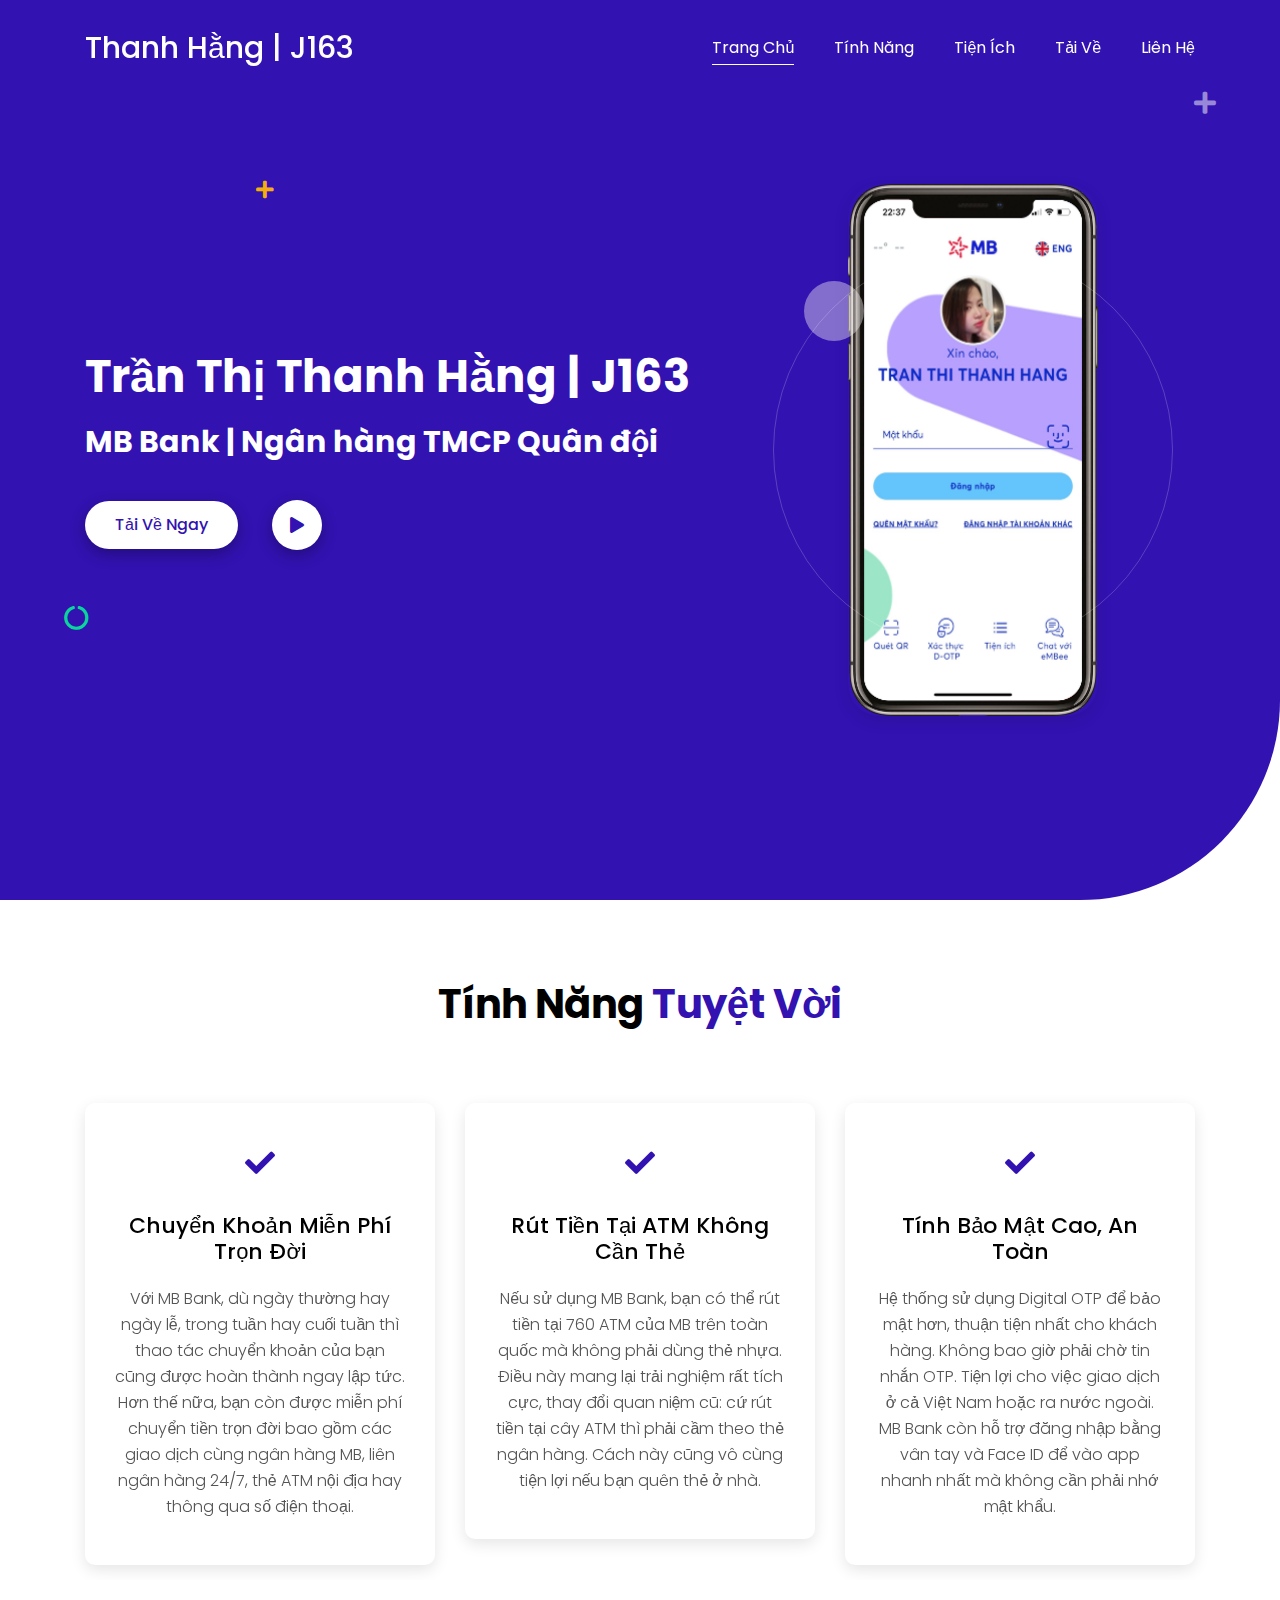
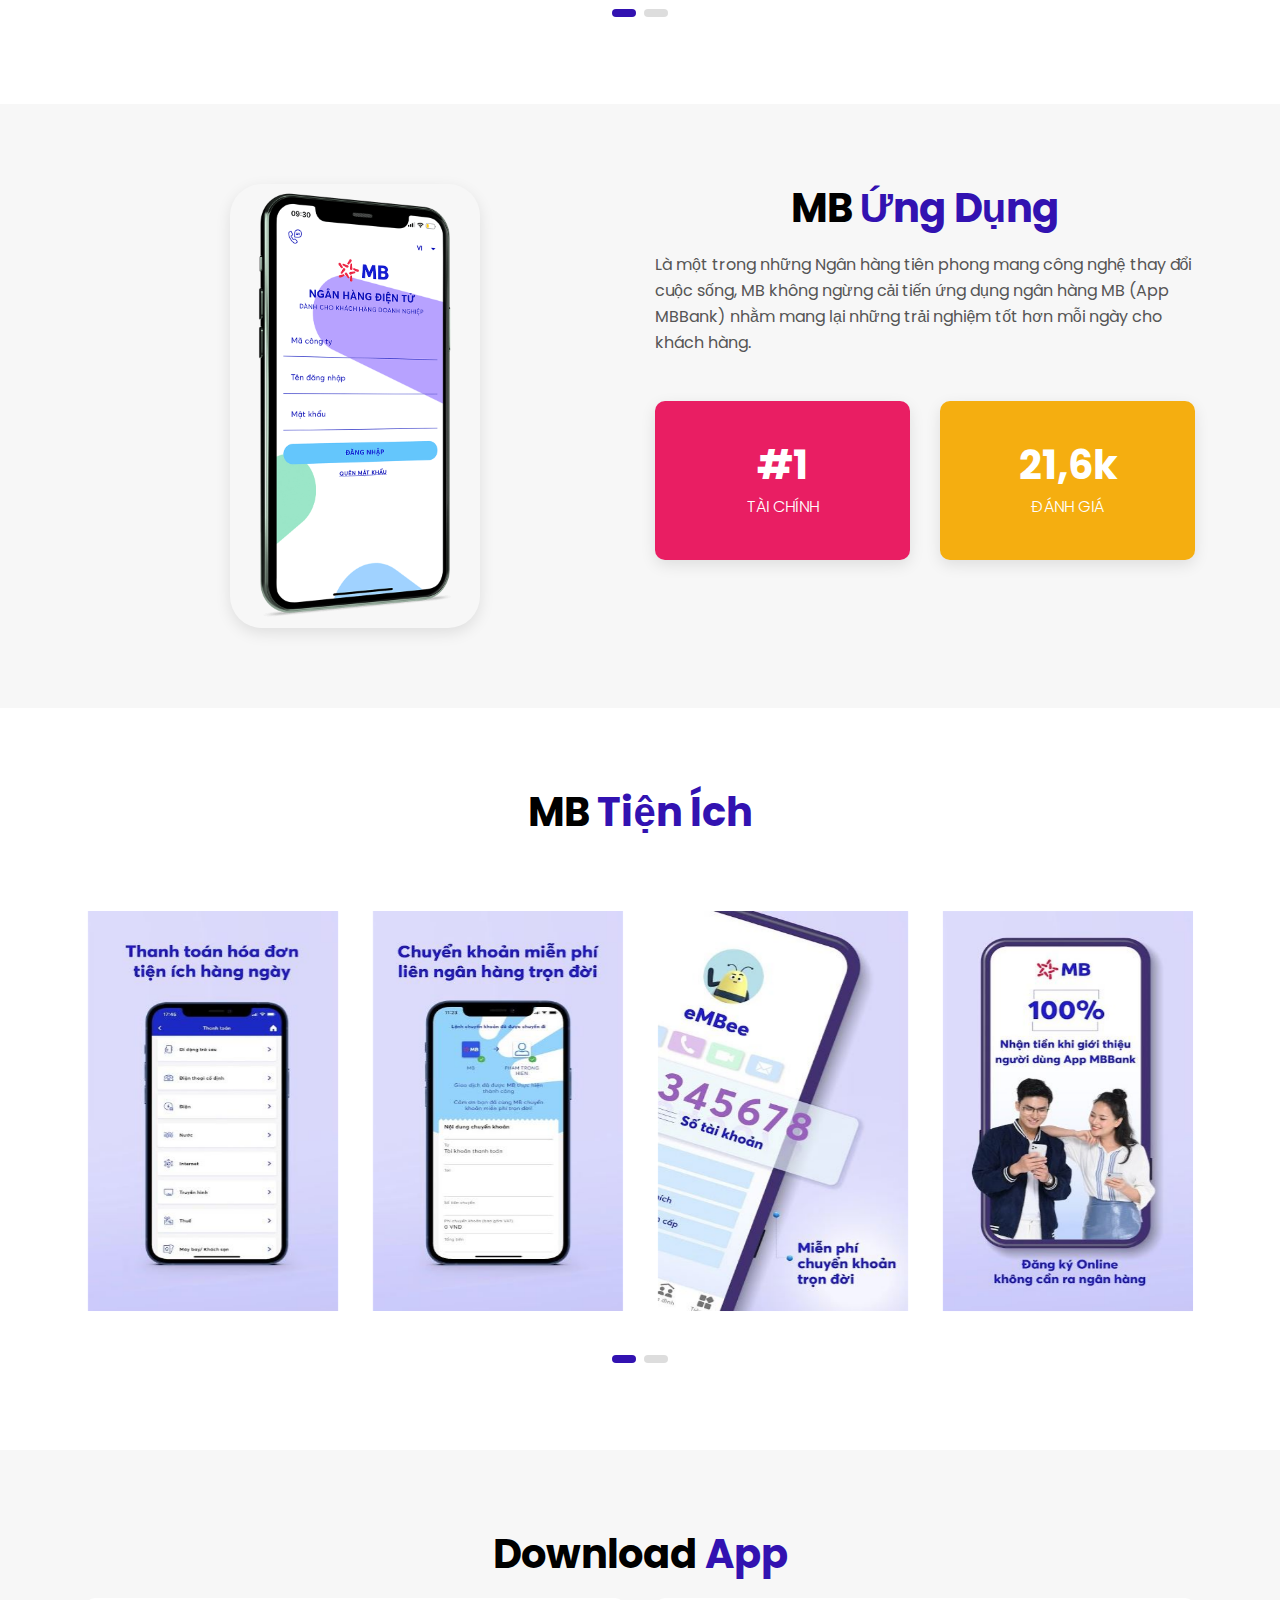
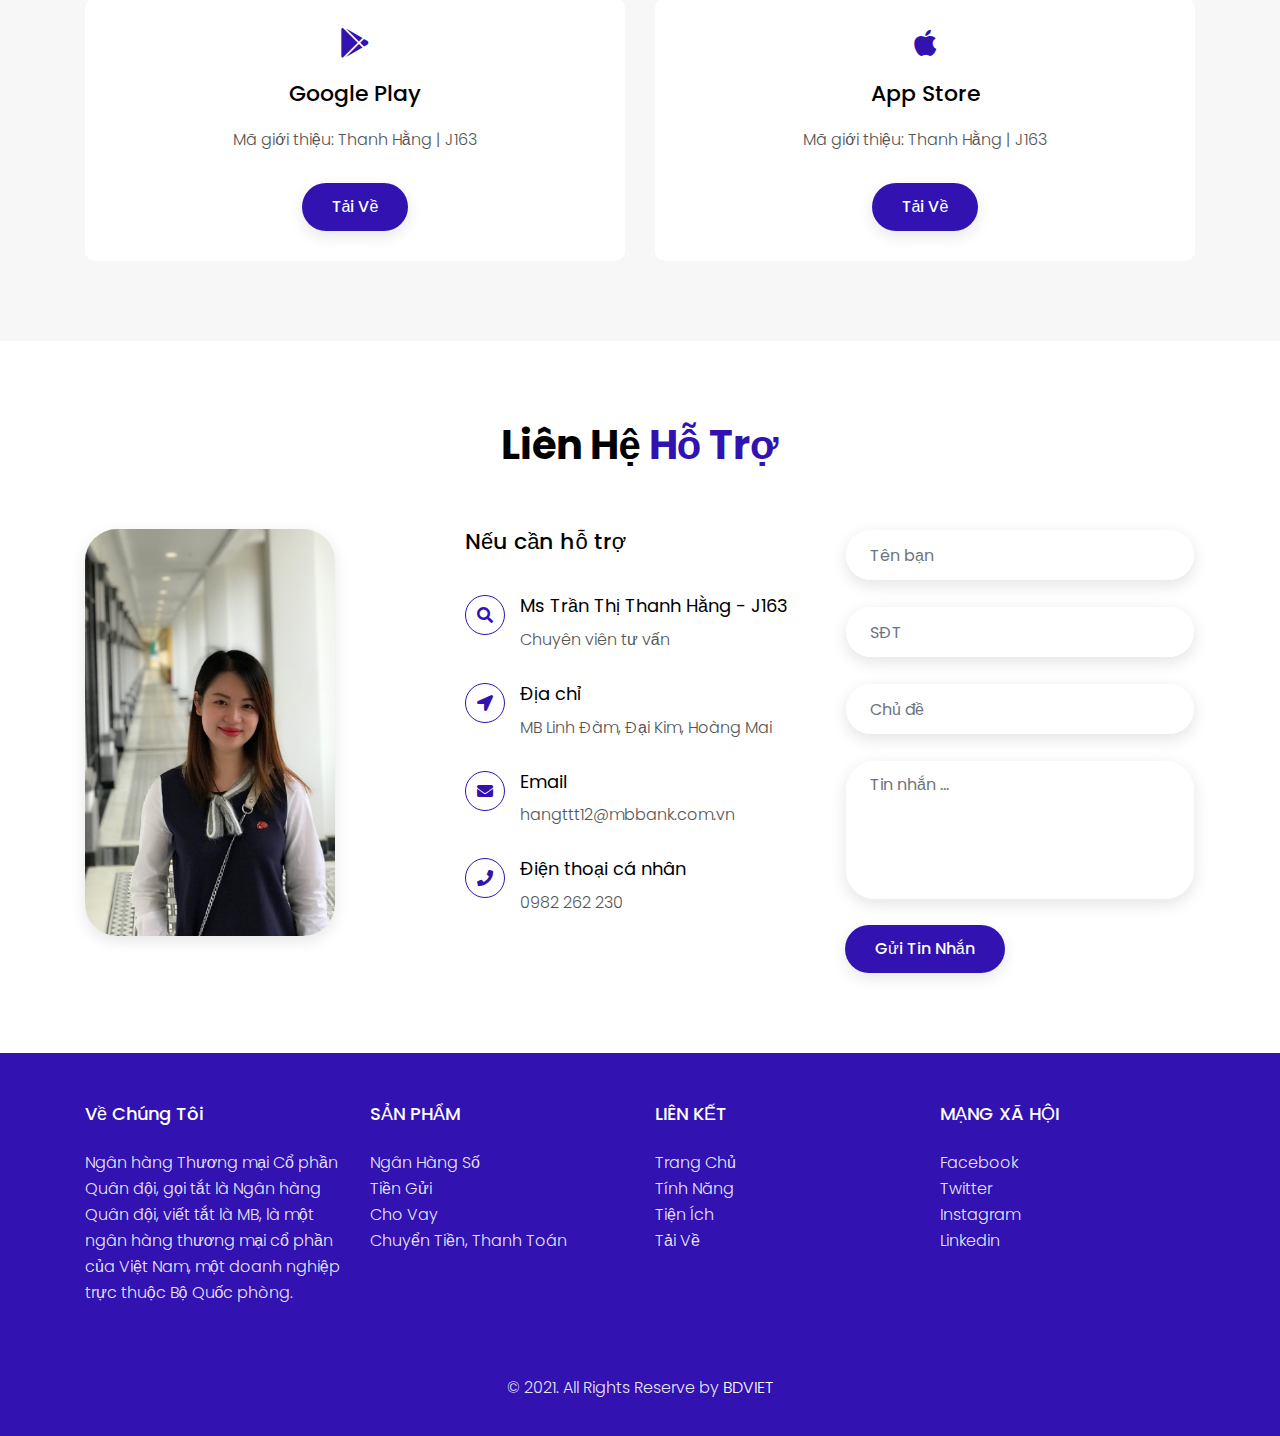
<file: index.html>
<!doctype html>
<html class="no-js" lang="en">

<head>
    <meta charset="utf-8">
    <!--Site Title-->
    <title>Thanh Hằng | MB Bank </title>
    <!--Meta data-->
    <meta name="description" content="Trần Thị Thanh Hằng J163">
    <meta name="keywords"
        content="tran thi thanh hang, mb bank, j163, thanh hang j163, tran thi thanh hang mb linh dam">
    <meta http-equiv="X-UA-Compatible" content="IE=edge">
    <meta name="viewport" content="width=device-width, initial-scale=1">
    <meta property="og:title" content="">
    <meta property="og:type" content="">
    <meta property="og:url" content="">
    <meta property="og:image" content="">

    <!--Favicon-->
    <link rel="icon" href="favicon-32x32.png">
    <!-- Place favicon.ico in the root directory -->

    <!--FontAwesome CSS-->
    <link rel="stylesheet" href="assets/css/font-awesome.css">

    <!-- owl carousel -->
    <link rel="stylesheet" href="assets/css/owl.carousel.min.css">

    <!--Bootstrap CSS-->
    <link rel="stylesheet" href="assets/css/bootstrap.min.css">

    <!--Theme Main CSS [ Style.css ]-->
    <link rel="stylesheet" href="assets/css/style.css">

    <meta name="theme-color" content="#fafafa">
</head>

<!-- preloder stard -->
<div class="preloder">
    <span></span>
</div>
<!-- preloder end -->

<body>
    <!-- Navbar Start -->
    <nav class="navbar navbar-expand-md fixed-top">
        <div class="container">
            <!-- Brand -->
            <a class="navbar-brand" href="index.html">Thanh Hằng | J163</a>

            <!-- Toggler/collapsibe Button -->
            <button class="navbar-toggler" type="button" data-toggle="collapse" data-target="#collapsibleNavbar">
                <i class="fas fa-bars"></i>
            </button>
            <!-- Navbar links -->
            <div class="collapse navbar-collapse" id="collapsibleNavbar">
                <ul class="navbar-nav ml-auto">
                    <li class="nav-item">
                        <a class="nav-link active" data-scroll-nav="0" href="#">Trang chủ</a>
                    </li>
                    <li class="nav-item">
                        <a class="nav-link" data-scroll-nav="1" href="#">Tính năng</a>
                    </li>
                    <li class="nav-item">
                        <a class="nav-link" data-scroll-nav="2" href="#">Tiện ích</a>
                    </li>
                    <li class="nav-item">
                        <a class="nav-link" data-scroll-nav="3" href="#">Tải về</a>
                    </li>
                    <li class="nav-item">
                        <a class="nav-link" data-scroll-nav="6" href="#">Liên hệ</a>
                    </li>
                </ul>
            </div>
        </div>
    </nav>
    <!-- Navbar End -->

    <!-- Home section Stard -->
    <section class="home d-flex align-items-center" id="Home" data-scroll-index="0">
        <div class="effect-wrap">
            <i class="fas fa-plus effect effect-1"></i>
            <i class="fas fa-plus effect effect-2"></i>
            <i class="fas fa-circle-notch effect effect-3"></i>
        </div>
        <div class="container">
            <div class="row align-items-center">
                <div class="col-md-7">
                    <div class="home-text">
                        <h1>Trần Thị Thanh Hằng | J163</h1>
                        <h2>MB Bank | Ngân hàng TMCP Quân đội</h2>
                        <div class="home-btn">
                            <a href="#" data-scroll-goto="3" class="btn btn-1">Tải về ngay</a>
                            <button type="button" class="btn btn-1 video-play-btn">
                                <i class="fas fa-play"></i>
                            </button>
                        </div>
                    </div>
                </div>
                <div class="col-md-5 text-center">
                    <div class="home-img">
                        <div class="sircle">
                        </div>
                        <img src="assets/images/img/1.png" alt="">
                    </div>
                </div>
            </div>
        </div>
    </section>
    <!-- Home section End -->

    <!-- Feature Section Stard -->
    <section class="feature section-padding" data-scroll-index="1" id="Features">
        <div class="container">
            <div class="row justify-content-center">
                <div class="col-md-8">
                    <div class="section-title">
                        <h2>Tính năng <span>tuyệt vời</span></h2>
                    </div>
                </div>
            </div>
            <div class="row">
                <div class="owl-carousel  feature-corosel">
                    <div class="feature-item">
                        <div class="icon"> <i class="fas fa-check"></i> </div>
                        <h3>Chuyển khoản miễn phí trọn đời</h3>
                        <p>Với MB Bank, dù ngày thường hay ngày lễ, trong tuần hay cuối tuần thì thao tác chuyển khoản
                            của bạn cũng được hoàn thành ngay lập tức.
                            Hơn thế nữa, bạn còn được miễn phí chuyển tiền trọn đời bao gồm các giao dịch cùng ngân hàng
                            MB, liên ngân hàng 24/7,
                            thẻ ATM nội địa hay thông qua số điện thoại.
                        </p>
                    </div>

                    <div class="feature-item">
                        <div class="icon"> <i class="fas fa-check"></i> </div>
                        <h3>Rút tiền tại ATM không cần thẻ</h3>
                        <p>Nếu sử dụng MB Bank, bạn có thể rút tiền tại 760 ATM của MB trên toàn quốc mà không phải dùng
                            thẻ nhựa. Điều này mang lại trải nghiệm rất tích cực, thay đổi quan niệm cũ: cứ rút tiền tại
                            cây ATM thì phải cầm theo thẻ ngân hàng. Cách này cũng vô cùng tiện lợi nếu bạn quên thẻ ở
                            nhà.</p>
                    </div>

                    <div class="feature-item">
                        <div class="icon"> <i class="fas fa-check"></i> </div>
                        <h3>Tính bảo mật cao, an toàn</h3>
                        <p>Hệ thống sử dụng Digital OTP để bảo mật hơn, thuận tiện nhất cho khách hàng. Không bao giờ
                            phải chờ tin nhắn OTP. Tiện lợi cho việc giao dịch ở cả Việt Nam hoặc ra nước ngoài. MB Bank
                            còn hỗ trợ đăng nhập bằng vân tay và Face ID để vào app nhanh nhất mà không cần phải nhớ mật
                            khẩu.</p>
                    </div>

                    <div class="feature-item">
                        <div class="icon"> <i class="fas fa-check"></i> </div>
                        <h3>Quản lý tài khoản nhanh chóng</h3>
                        <p>Mọi tính năng cơ bản đều có mặt trên ứng dụng MB Bank như là xem danh sách tài khoản/thẻ và
                            kiểm tra số dư/hạn mức, tìm kiếm và xem lịch sử giao dịch với thông tin chi tiết, quản lý
                            các khoản vay nhanh chóng, tra cứu ATM/chi nhánh gần nhất,...</p>
                    </div>

                    <div class="feature-item">
                        <div class="icon"> <i class="fas fa-check"></i> </div>
                        <h3>Thanh toán hóa đơn tiện ích</h3>
                        <p>Chỉ cần 1 lần thanh toán, ứng dụng sẽ ghi nhớ và tự động gia hạn lần sau cho các hóa đơn như
                            điện, nước, internet, truyền hình,... Ngoài ra, bạn còn có thể nạp tiền điện thoại, mua vé
                            máy bay, vé xem phim,... hoặc đóng thuế định kỳ ngay trên MB Bank.</p>
                    </div>
                </div>
            </div>
        </div>
    </section>
    <!-- Feature Section End -->

    <!-- Fun Facts section Stard -->
    <section class="fun-facts section-padding">
        <div class="container">
            <div class="row">
                <div class="col-lg-6 col-md-5 d-flex align-items-center justify-content-center">
                    <div class="fun-facts-img">
                        <img src="assets/images/app-screenshots/2.png" alt="Fun Facts">
                    </div>
                </div>
                <div class="col-lg-6 col-md-7">
                    <div class="section-title">
                        <h2>MB <span>Ứng Dụng</span></h2>
                    </div>
                    <div class="fan-facts-text">
                        <p>Là một trong những Ngân hàng tiên phong mang công nghệ thay đổi cuộc sống,
                            MB không ngừng cải tiến ứng dụng ngân hàng MB (App MBBank) nhằm mang lại những trải nghiệm
                            tốt hơn mỗi ngày cho khách hàng.
                        </p>
                    </div>
                    <div class="row">
                        <div class="col-sm-6">
                            <div class="fun-fact-item style-1">
                                <h3>#1</h3>
                                <span>Tài chính</span>
                            </div>
                        </div>
                        <div class="col-sm-6">
                            <div class="fun-fact-item style-2">
                                <h3>21,6k</h3>
                                <span>Đánh giá</span>
                            </div>
                        </div>
                    </div>
                </div>
            </div>
        </div>
    </section>
    <!-- Fun Facts section End -->

    <!-- App Screenshoot section Stard -->
    <section class="app-screenshort section-padding" data-scroll-index="2" id="Screenshoot">
        <div class="container">
            <div class="row justify-content-center">
                <div class="col-lg-8">
                    <div class="section-title">
                        <h2>MB <span>Tiện ích</span></h2>
                    </div>
                </div>
            </div>
            <div class="row">
                <div class="owl-carousel screenshort-crosel">
                    <div class="screenshort-item">
                        <img src="assets/images/img/1/10.JPG" alt="ScreebShort">
                    </div>
                    <div class="screenshort-item">
                        <img src="assets/images/img/1/11.JPG" alt="ScreebShort">
                    </div>
                    <div class="screenshort-item">
                        <img src="assets/images/img/1/12.JPG" alt="ScreebShort">
                    </div>
                    <div class="screenshort-item">
                        <img src="assets/images/img/1/6.JPG" alt="ScreebShort">
                    </div>
                    <div class="screenshort-item">
                        <img src="assets/images/img/1/8.JPG" alt="ScreebShort">
                    </div>
                    <div class="screenshort-item">
                        <img src="assets/images/img/1/9.JPG" alt="ScreebShort">
                    </div>
                </div>
            </div>
        </div>
    </section>
    <!-- App Screenshoot section End -->

    <!-- App download section Stard -->
    <section class="fun-facts section-padding" data-scroll-index="3" id="Download">
        <div class="container">
            <div class="row justify-content-center">
                <div class="col-md-8">
                    <div class="section-title">
                        <h2 class="download-app">download <span>App</span></h2>
                    </div>
                </div>
            </div>
            <div class="row justify-content-center">
                <div class="col-lg-6 col-md-6">
                    <div class="app-download-item">
                        <i class="fab fa-google-play"></i>
                        <h3>Google Play</h3>
                        <p> Mã giới thiệu: Thanh Hằng | J163</p>
                        <a href="https://play.google.com/store/apps/details?id=com.mbmobile&hl=vi&gl=US"
                            class="btn btn-2">Tải về</a>
                    </div>
                </div>
                <div class="col-lg-6 col-md-6">
                    <div class="app-download-item">
                        <i class="fab fa-apple"></i>
                        <h3>App Store</h3>
                        <p> Mã giới thiệu: Thanh Hằng | J163</p>
                        <a href="https://apps.apple.com/vn/app/mb-bank/id1205807363" class="btn btn-2">Tải về</a>
                    </div>
                </div>
            </div>
        </div>
    </section>
    <!-- App download section End -->

    <!-- contact Section Stard  -->
    <section class="app-screenshort section-padding" data-scroll-index="6">
        <div class="container">
            <div class="row justify-content-center">
                <div class="col-lg-8">
                    <div class="section-title">
                        <h2>Liên hệ <span>hỗ trợ</span></h2>
                    </div>
                </div>
            </div>
            <div class="row">
                <div class="col-lg-4 col-md-4">
                    <div class="fun-facts-img">
                        <img src="/assets/images/img/contact.jpg" alt="Fun Facts">
                    </div>
                </div>
                <div class="col-lg-4 col-md-4">
                    <div class="contact-info">
                        <h3>Nếu cần hỗ trợ</h3>
                        <div class="contact-info-item">
                            <i class="fas fa-search"></i>
                            <h4>Ms Trần Thị Thanh Hằng - J163</h4>
                            <p>Chuyên viên tư vấn</p>
                        </div>
                        <div class="contact-info-item">
                            <i class="fas fa-location-arrow"></i>
                            <h4>Địa chỉ</h4>
                            <a href="https://goo.gl/maps/39hfkDwTv7Xuth1D8" target="_blank"><p>MB Linh Đàm, Đại Kim, Hoàng Mai</p></a>
                        </div>
                        <div class="contact-info-item">
                            <i class="fas fa-envelope"></i>
                            <h4>Email</h4>
                            <a href="mailto: hangttt12@mbbank.com.vn"><p>hangttt12@mbbank.com.vn</p></a>
                        </div>
                        <div class="contact-info-item">
                            <i class="fas fa-phone"></i>
                            <h4>Điện thoại cá nhân</h4>
                            <a href="tel:+84982262230"><p>0982 262 230</p></a>
                        </div>
                    </div>
                </div>
                <div class="col-lg-4 col-md-4">
                    <div class="contact-form">
                        <form action="">
                            <div class="row">
                                <div class="col-lg-12">
                                    <div class="form-group">
                                        <input type="text" placeholder="Tên bạn" class="form-control">
                                    </div>
                                </div>
                            </div>
                            <div class="row">
                                <div class="col-lg-12">
                                    <div class="form-group">
                                        <input type="text" placeholder="SĐT" class="form-control">
                                    </div>
                                </div>
                            </div>
                            <div class="row">
                                <div class="col-lg-12">
                                    <div class="form-group">
                                        <input type="text" placeholder="Chủ đề" class="form-control">
                                    </div>
                                </div>
                            </div>
                            <div class="row">
                                <div class="col-lg-12">
                                    <div class="form-group">
                                        <textarea placeholder="Tin nhắn ..." class="form-control"></textarea>
                                    </div>
                                </div>
                            </div>
                            <div class="row">
                                <div class="col-lg-12">
                                    <button type="submit" class="btn btn-2">Gửi tin nhắn</button>
                                </div>
                            </div>
                        </form>
                    </div>
                </div>
            </div>
        </div>
    </section>
    <!-- contact Section End -->

    <!-- footer section Stard -->
    <footer class="footer">
        <div class="container">
            <div class="row">
                <div class="col-lg-3 col-md-6">
                    <div class="footer-col">
                        <h3>Về chúng tôi</h3>
                        <p>Ngân hàng Thương mại Cổ phần Quân đội, gọi tắt là Ngân hàng Quân đội, viết tắt là MB, là một
                            ngân hàng thương mại cổ phần của Việt Nam, một doanh nghiệp trực thuộc Bộ Quốc phòng. </p>
                    </div>
                </div>
                <div class="col-lg-3 col-md-6">
                    <div class="footer-col">
                        <h3>SẢN PHẨM</h3>
                        <ul>
                            <li><a href="#">Ngân hàng số</a></li>
                            <li><a href="#">Tiền gửi</a></li>
                            <li><a href="#">Cho vay</a></li>
                            <li><a href="#">Chuyển tiền, thanh toán</a></li>
                        </ul>
                    </div>
                </div>
                <div class="col-lg-3 col-md-6">
                    <div class="footer-col">
                        <h3>LIÊN KẾT</h3>
                        <ul>
                            <li><a href="#Home">Trang chủ</a></li>
                            <li><a href="#Features">Tính năng</a></li>
                            <li><a href="#Screenshoot">Tiện ích</a></li>
                            <li><a href="#Download">Tải về</a></li>
                        </ul>
                    </div>
                </div>
                <div class="col-lg-3 col-md-6">
                    <div class="footer-col">
                        <h3>MẠNG XÃ HỘI</h3>
                        <ul>
                            <li><a href="#">facebook</a></li>
                            <li><a href="#">twitter</a></li>
                            <li><a href="#">instagram</a></li>
                            <li><a href="#">linkedin</a></li>
                        </ul>
                    </div>
                </div>
            </div>
            <div class="row">
                <div class="col-lg-12">
                    <p class="copyright-text">&copy; 2021. All Rights Reserve by <a href="https://ds-v-bui.github.io/">BDVIET</a></p>
                </div>
            </div>
        </div>
    </footer>
    <!-- footer section End -->

    <!-- Video Popup button Stard -->
    <div class="video-popup">
        <div class="video-popup-inner">
            <i class="fas fa-times video-popup-close"></i>
            <div class="iframe-box">
                <iframe id="plear-1" src="https://www.youtube.com/embed/HXpXgZWk-4g" frameborder="0" autoplay;
                    clipboard-write; encrypted-media; gyroscope; picture-in-picture" allowfullscreen></iframe>
            </div>
        </div>
    </div>
    <!-- Video Popup button End -->

    <!-- Jquery main file -->
    <script src="assets/js/jquery.min.js"></script>
    <!-- owl carousel -->
    <script src="assets/js/owl.carousel.min.js"></script>
    <!-- popper js -->
    <script src="assets/js/popper.min.js"></script>
    <!-- ScrollIt -->
    <script src="assets/js/scrollIt.min.js"></script>
    <!--Bootstrap JS-->
    <script src="assets/js/bootstrap.min.js"></script>
    <!--Theme Custom JS [ main.js ]-->
    <script src="assets/js/main.js"></script>

    <!-- Google Analytics: change UA-XXXXX-Y to be your site's ID. -->
    <script>
        window.ga = function () {
            ga.q.push(arguments)
        };
        ga.q = [];
        ga.l = +new Date;
        ga('create', 'UA-XXXXX-Y', 'auto');
        ga('set', 'anonymizeIp', true);
        ga('set', 'transport', 'beacon');
        ga('send', 'pageview')
    </script>
    <script src="https://www.google-analytics.com/analytics.js" async></script>
</body>

</html>
</file>
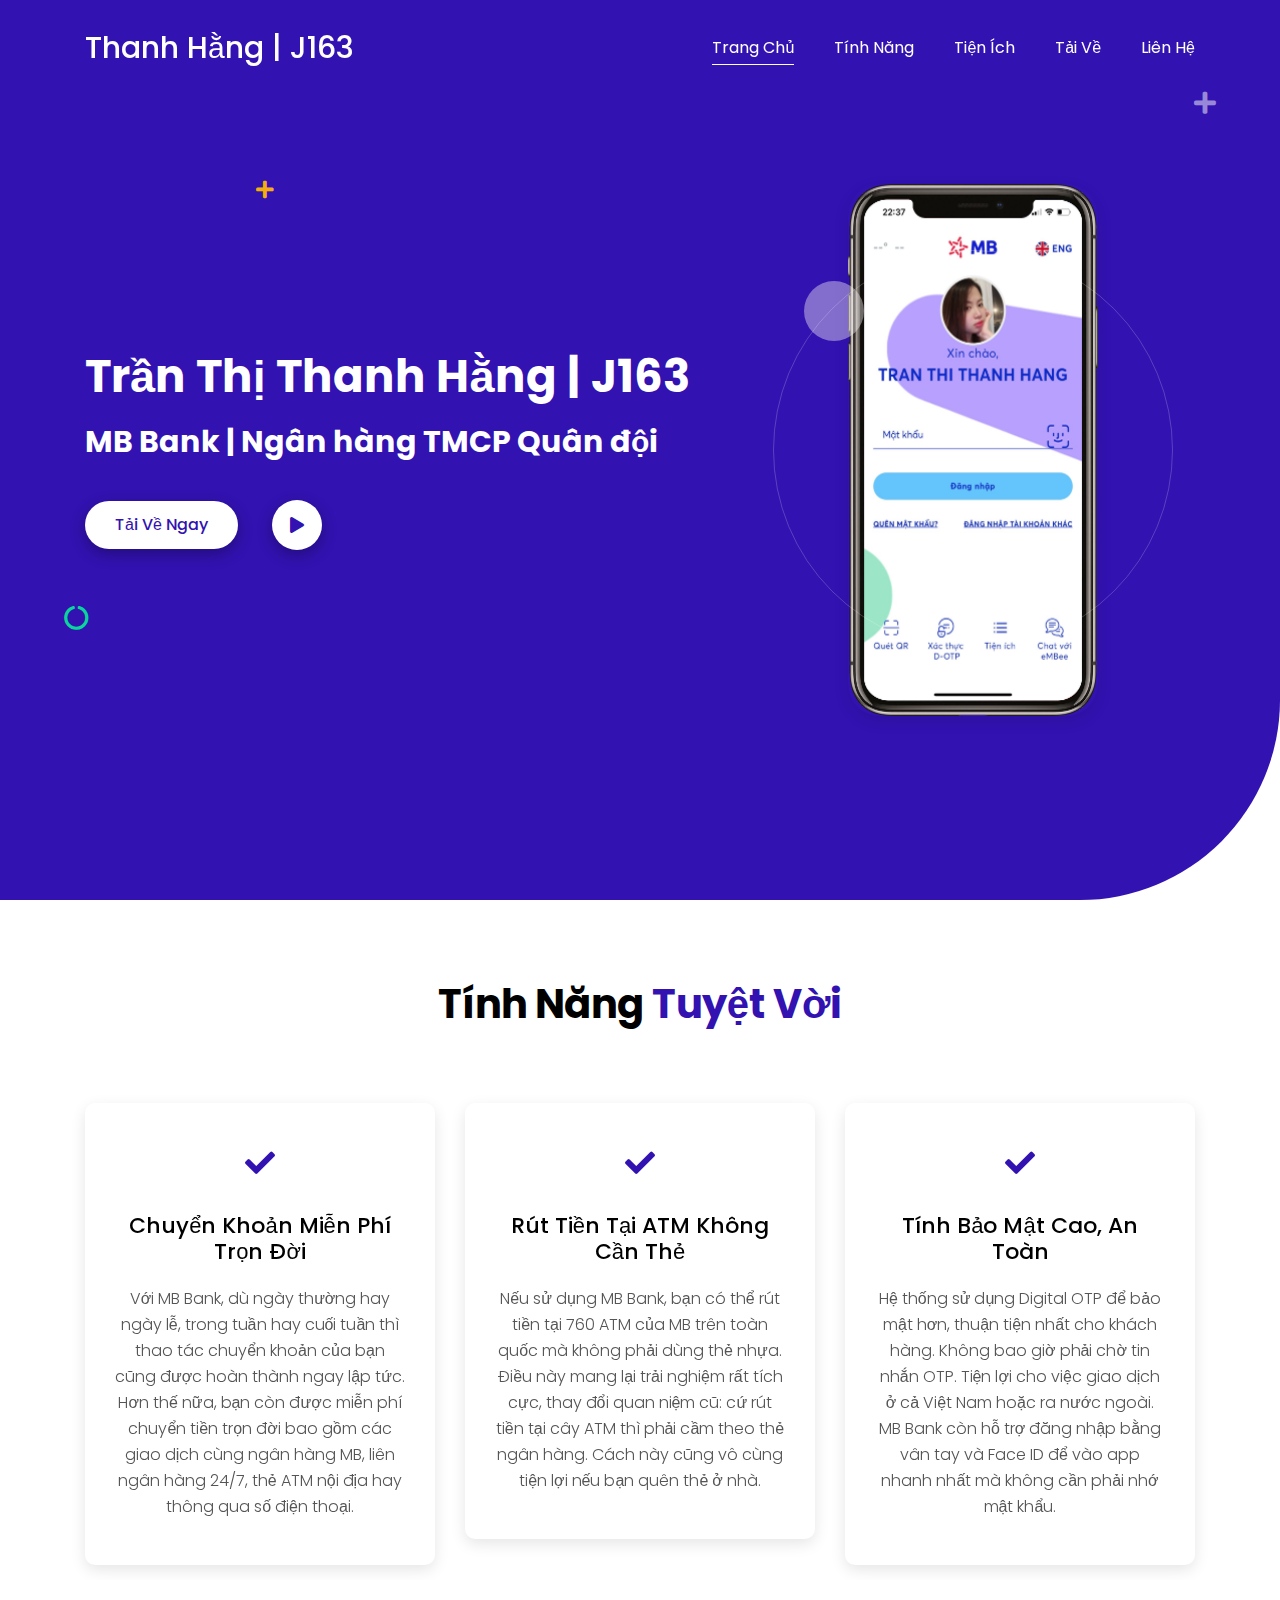
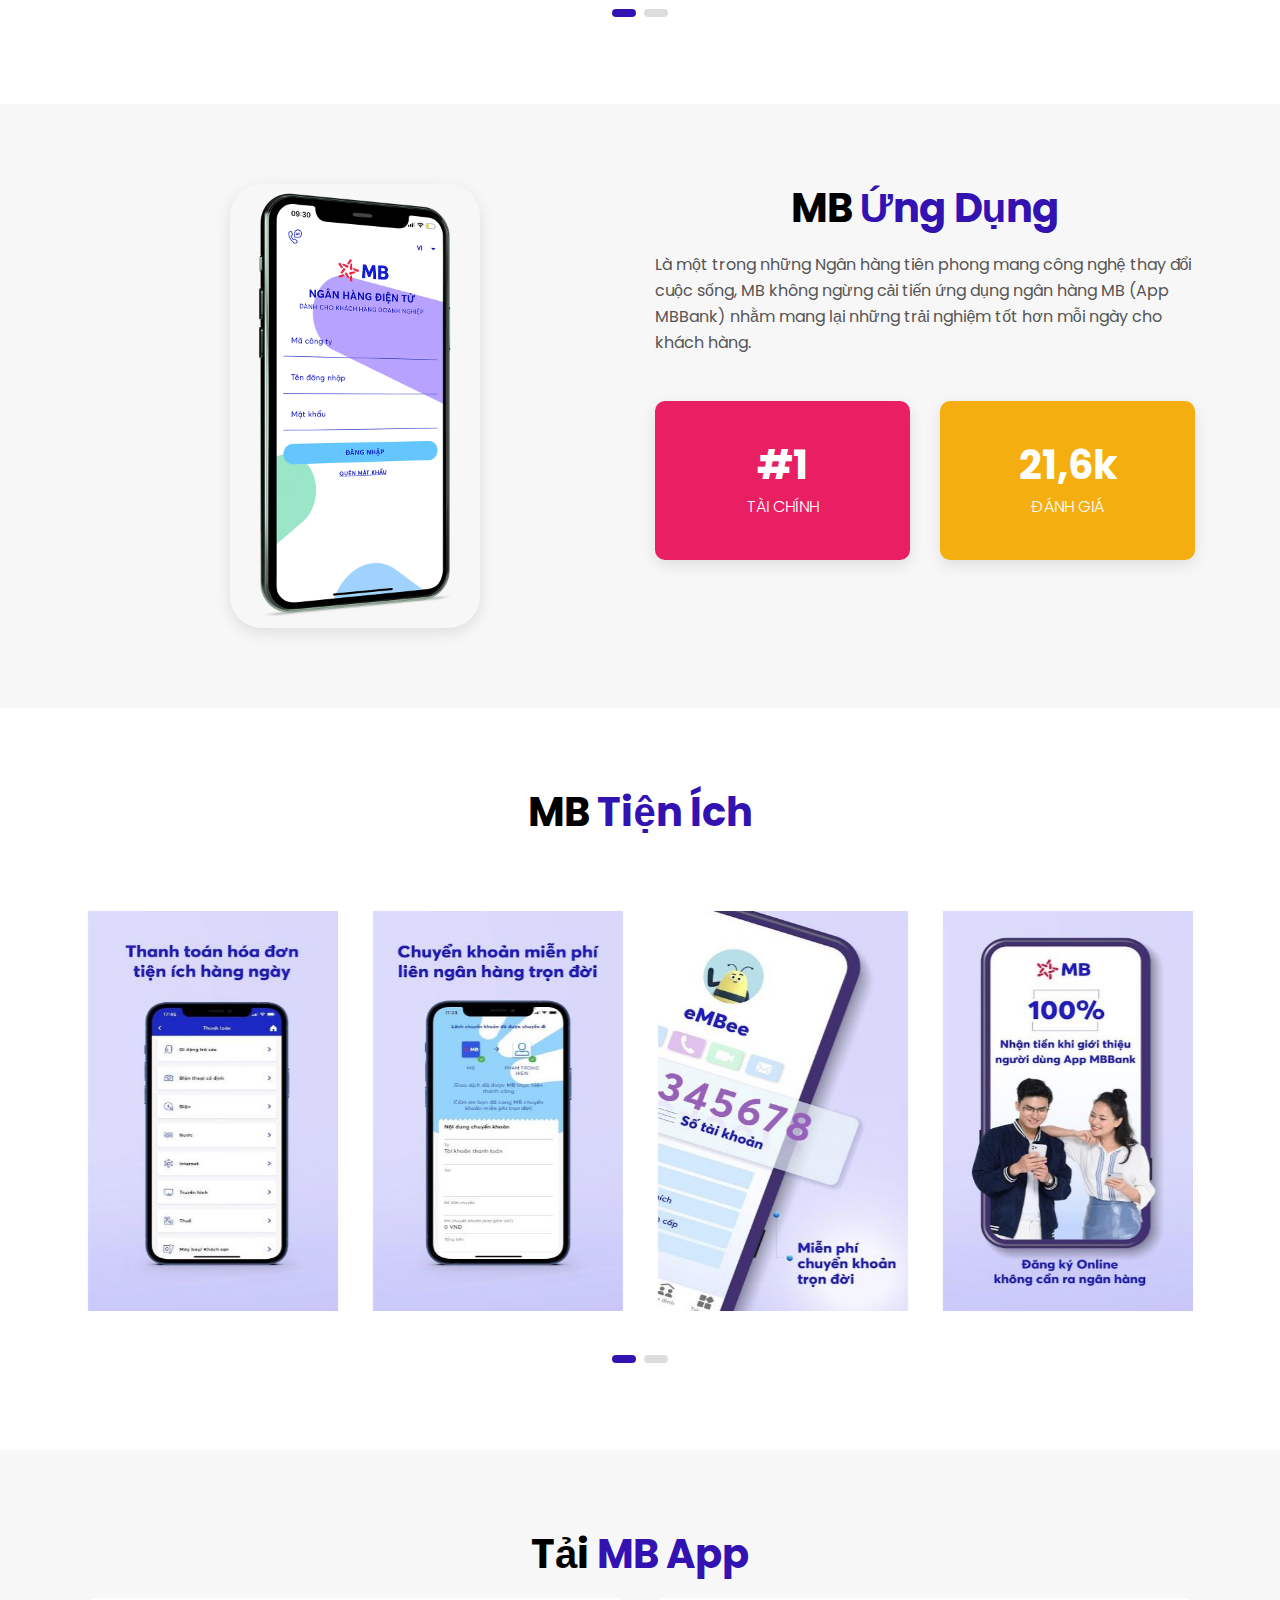
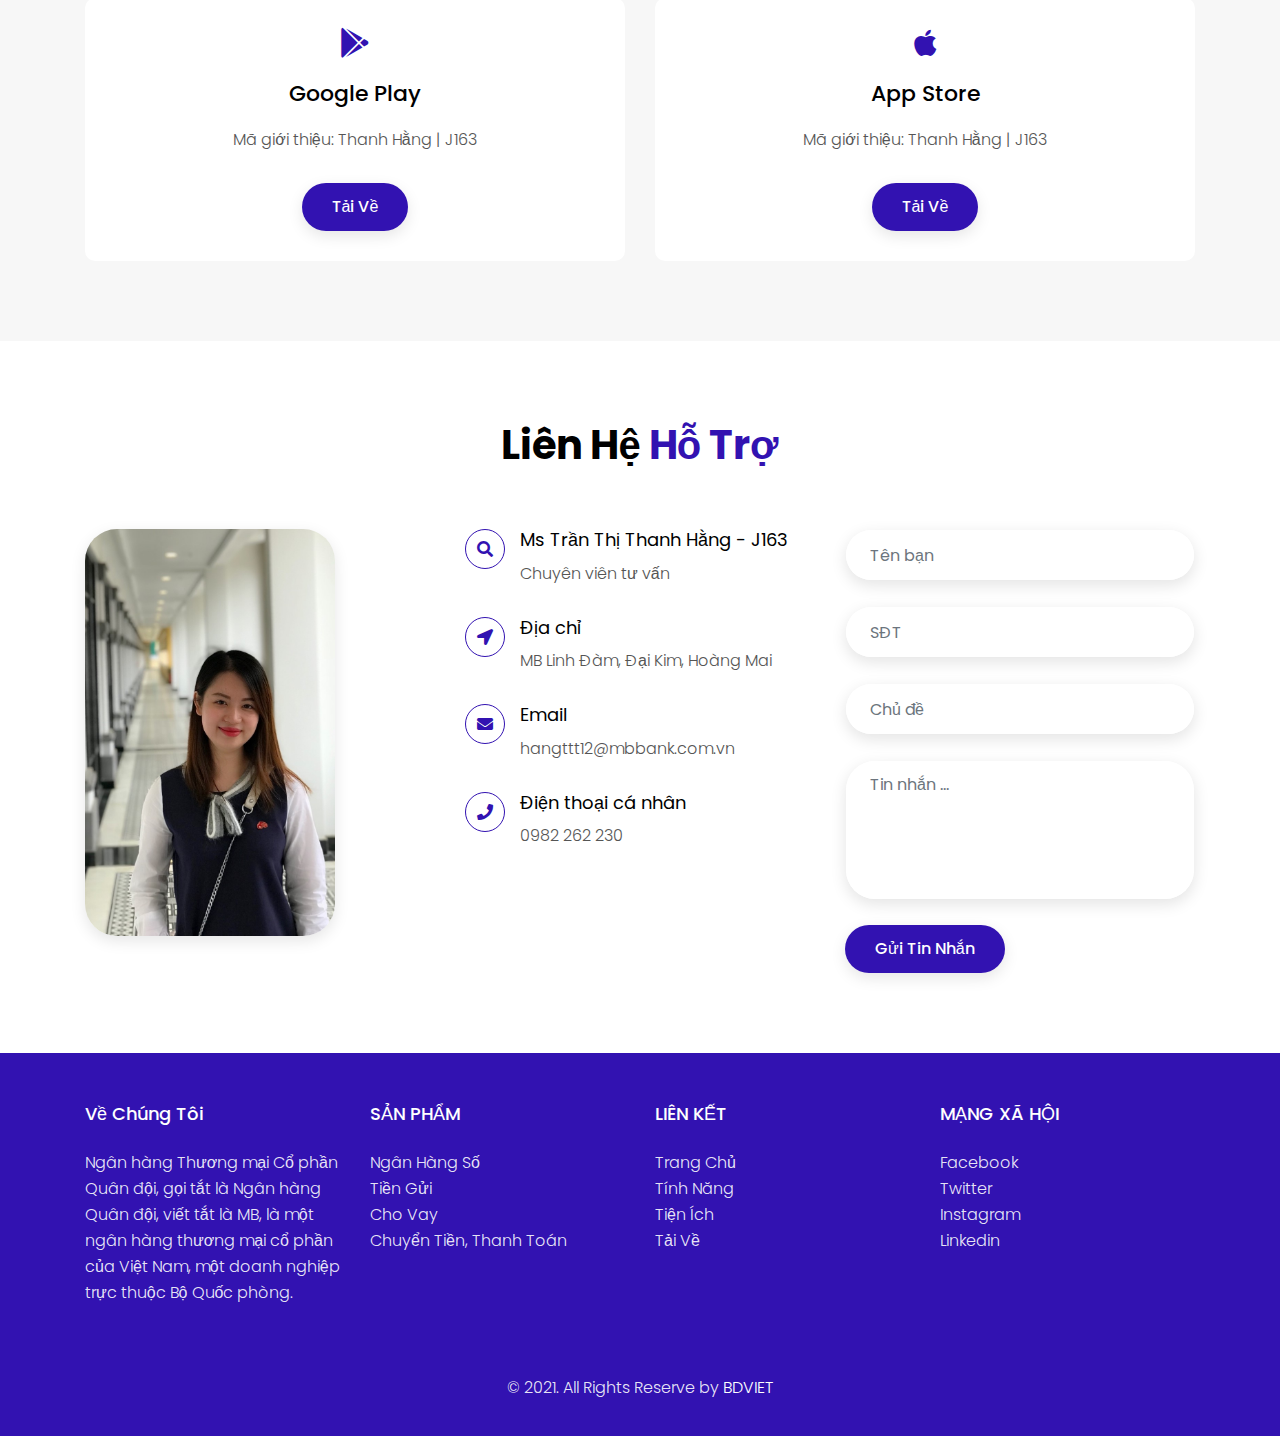
<file: home.html>
<!doctype html>
<html class="no-js" lang="en">

<head>
    <meta charset="utf-8">
    <!--Site Title-->
    <title>Thanh Hằng | MB Bank </title>
    <!--Meta data-->
    <meta name="description" content="Trần Thị Thanh Hằng J163">
    <meta name="keywords"
        content="tran thi thanh hang, mb bank, j163, thanh hang j163, tran thi thanh hang mb linh dam">
    <meta http-equiv="X-UA-Compatible" content="IE=edge">
    <meta name="viewport" content="width=device-width, initial-scale=1">
    <meta property="og:title" content="">
    <meta property="og:type" content="">
    <meta property="og:url" content="">
    <meta property="og:image" content="">

    <!--Favicon-->
    <link rel="icon" href="favicon-32x32.png">
    <!-- Place favicon.ico in the root directory -->

    <!--FontAwesome CSS-->
    <link rel="stylesheet" href="assets/css/font-awesome.css">

    <!-- owl carousel -->
    <link rel="stylesheet" href="assets/css/owl.carousel.min.css">

    <!--Bootstrap CSS-->
    <link rel="stylesheet" href="assets/css/bootstrap.min.css">

    <!--Theme Main CSS [ Style.css ]-->
    <link rel="stylesheet" href="assets/css/style.css">

    <meta name="theme-color" content="#fafafa">
</head>

<!-- preloder stard -->
<div class="preloder">
    <span></span>
</div>
<!-- preloder end -->

<body>
    <!-- Navbar Start -->
    <nav class="navbar navbar-expand-md fixed-top">
        <div class="container">
            <!-- Brand -->
            <a class="navbar-brand" href="index.html">Thanh Hằng | J163</a>

            <!-- Toggler/collapsibe Button -->
            <button class="navbar-toggler" type="button" data-toggle="collapse" data-target="#collapsibleNavbar">
                <i class="fas fa-bars"></i>
            </button>
            <!-- Navbar links -->
            <div class="collapse navbar-collapse" id="collapsibleNavbar">
                <ul class="navbar-nav ml-auto">
                    <li class="nav-item">
                        <a class="nav-link active" data-scroll-nav="0" href="#">Trang chủ</a>
                    </li>
                    <li class="nav-item">
                        <a class="nav-link" data-scroll-nav="1" href="#">Tính năng</a>
                    </li>
                    <li class="nav-item">
                        <a class="nav-link" data-scroll-nav="2" href="#">Tiện ích</a>
                    </li>
                    <li class="nav-item">
                        <a class="nav-link" data-scroll-nav="3" href="#">Tải về</a>
                    </li>
                    <li class="nav-item">
                        <a class="nav-link" data-scroll-nav="6" href="#">Liên hệ</a>
                    </li>
                </ul>
            </div>
        </div>
    </nav>
    <!-- Navbar End -->

    <!-- Home section Stard -->
    <section class="home d-flex align-items-center" id="Home" data-scroll-index="0">
        <div class="effect-wrap">
            <i class="fas fa-plus effect effect-1"></i>
            <i class="fas fa-plus effect effect-2"></i>
            <i class="fas fa-circle-notch effect effect-3"></i>
        </div>
        <div class="container">
            <div class="row align-items-center">
                <div class="col-md-7">
                    <div class="home-text">
                        <h1>Trần Thị Thanh Hằng | J163</h1>
                        <h2>MB Bank | Ngân hàng TMCP Quân đội</h2>
                        <div class="home-btn">
                            <a href="#" data-scroll-goto="3" class="btn btn-1">Tải về ngay</a>
                            <button type="button" class="btn btn-1 video-play-btn">
                                <i class="fas fa-play"></i>
                            </button>
                        </div>
                    </div>
                </div>
                <div class="col-md-5 text-center">
                    <div class="home-img">
                        <div class="sircle">
                        </div>
                        <img src="assets/images/img/1.png" alt="">
                    </div>
                </div>
            </div>
        </div>
    </section>
    <!-- Home section End -->

    <!-- Feature Section Stard -->
    <section class="feature section-padding" data-scroll-index="1" id="Features">
        <div class="container">
            <div class="row justify-content-center">
                <div class="col-md-8">
                    <div class="section-title">
                        <h2>Tính năng <span>tuyệt vời</span></h2>
                    </div>
                </div>
            </div>
            <div class="row">
                <div class="owl-carousel  feature-corosel">
                    <div class="feature-item">
                        <div class="icon"> <i class="fas fa-check"></i> </div>
                        <h3>Chuyển khoản miễn phí trọn đời</h3>
                        <p>Với MB Bank, dù ngày thường hay ngày lễ, trong tuần hay cuối tuần thì thao tác chuyển khoản
                            của bạn cũng được hoàn thành ngay lập tức.
                            Hơn thế nữa, bạn còn được miễn phí chuyển tiền trọn đời bao gồm các giao dịch cùng ngân hàng
                            MB, liên ngân hàng 24/7,
                            thẻ ATM nội địa hay thông qua số điện thoại.
                        </p>
                    </div>

                    <div class="feature-item">
                        <div class="icon"> <i class="fas fa-check"></i> </div>
                        <h3>Rút tiền tại ATM không cần thẻ</h3>
                        <p>Nếu sử dụng MB Bank, bạn có thể rút tiền tại 760 ATM của MB trên toàn quốc mà không phải dùng
                            thẻ nhựa. Điều này mang lại trải nghiệm rất tích cực, thay đổi quan niệm cũ: cứ rút tiền tại
                            cây ATM thì phải cầm theo thẻ ngân hàng. Cách này cũng vô cùng tiện lợi nếu bạn quên thẻ ở
                            nhà.</p>
                    </div>

                    <div class="feature-item">
                        <div class="icon"> <i class="fas fa-check"></i> </div>
                        <h3>Tính bảo mật cao, an toàn</h3>
                        <p>Hệ thống sử dụng Digital OTP để bảo mật hơn, thuận tiện nhất cho khách hàng. Không bao giờ
                            phải chờ tin nhắn OTP. Tiện lợi cho việc giao dịch ở cả Việt Nam hoặc ra nước ngoài. MB Bank
                            còn hỗ trợ đăng nhập bằng vân tay và Face ID để vào app nhanh nhất mà không cần phải nhớ mật
                            khẩu.</p>
                    </div>

                    <div class="feature-item">
                        <div class="icon"> <i class="fas fa-check"></i> </div>
                        <h3>Quản lý tài khoản nhanh chóng</h3>
                        <p>Mọi tính năng cơ bản đều có mặt trên ứng dụng MB Bank như là xem danh sách tài khoản/thẻ và
                            kiểm tra số dư/hạn mức, tìm kiếm và xem lịch sử giao dịch với thông tin chi tiết, quản lý
                            các khoản vay nhanh chóng, tra cứu ATM/chi nhánh gần nhất,...</p>
                    </div>

                    <div class="feature-item">
                        <div class="icon"> <i class="fas fa-check"></i> </div>
                        <h3>Thanh toán hóa đơn tiện ích</h3>
                        <p>Chỉ cần 1 lần thanh toán, ứng dụng sẽ ghi nhớ và tự động gia hạn lần sau cho các hóa đơn như
                            điện, nước, internet, truyền hình,... Ngoài ra, bạn còn có thể nạp tiền điện thoại, mua vé
                            máy bay, vé xem phim,... hoặc đóng thuế định kỳ ngay trên MB Bank.</p>
                    </div>
                </div>
            </div>
        </div>
    </section>
    <!-- Feature Section End -->

    <!-- Fun Facts section Stard -->
    <section class="fun-facts section-padding">
        <div class="container">
            <div class="row">
                <div class="col-lg-6 col-md-5 d-flex align-items-center justify-content-center">
                    <div class="fun-facts-img">
                        <img src="assets/images/app-screenshots/2.png" alt="Fun Facts">
                    </div>
                </div>
                <div class="col-lg-6 col-md-7">
                    <div class="section-title">
                        <h2>MB <span>Ứng Dụng</span></h2>
                    </div>
                    <div class="fan-facts-text">
                        <p>Là một trong những Ngân hàng tiên phong mang công nghệ thay đổi cuộc sống,
                            MB không ngừng cải tiến ứng dụng ngân hàng MB (App MBBank) nhằm mang lại những trải nghiệm
                            tốt hơn mỗi ngày cho khách hàng.
                        </p>
                    </div>
                    <div class="row">
                        <div class="col-sm-6">
                            <div class="fun-fact-item style-1">
                                <h3>#1</h3>
                                <span>Tài chính</span>
                            </div>
                        </div>
                        <div class="col-sm-6">
                            <div class="fun-fact-item style-2">
                                <h3>21,6k</h3>
                                <span>Đánh giá</span>
                            </div>
                        </div>
                    </div>
                </div>
            </div>
        </div>
    </section>
    <!-- Fun Facts section End -->

    <!-- App Screenshoot section Stard -->
    <section class="app-screenshort section-padding" data-scroll-index="2" id="Screenshoot">
        <div class="container">
            <div class="row justify-content-center">
                <div class="col-lg-8">
                    <div class="section-title">
                        <h2>MB <span>Tiện ích</span></h2>
                    </div>
                </div>
            </div>
            <div class="row">
                <div class="owl-carousel screenshort-crosel">
                    <div class="screenshort-item">
                        <img src="assets/images/img/1/10.JPG" alt="ScreebShort">
                    </div>
                    <div class="screenshort-item">
                        <img src="assets/images/img/1/11.JPG" alt="ScreebShort">
                    </div>
                    <div class="screenshort-item">
                        <img src="assets/images/img/1/12.JPG" alt="ScreebShort">
                    </div>
                    <div class="screenshort-item">
                        <img src="assets/images/img/1/6.JPG" alt="ScreebShort">
                    </div>
                    <div class="screenshort-item">
                        <img src="assets/images/img/1/8.JPG" alt="ScreebShort">
                    </div>
                    <div class="screenshort-item">
                        <img src="assets/images/img/1/9.JPG" alt="ScreebShort">
                    </div>
                </div>
            </div>
        </div>
    </section>
    <!-- App Screenshoot section End -->

    <!-- App download section Stard -->
    <section class="fun-facts section-padding" data-scroll-index="3" id="Download">
        <div class="container">
            <div class="row justify-content-center">
                <div class="col-md-8">
                    <div class="section-title">
                        <h2 class="download-app">Tải <span>MB App</span></h2>
                    </div>
                </div>
            </div>
            <div class="row justify-content-center">
                <div class="col-lg-6 col-md-6">
                    <div class="app-download-item">
                        <i class="fab fa-google-play"></i>
                        <h3>Google Play</h3>
                        <p> Mã giới thiệu: Thanh Hằng | J163</p>
                        <a href="https://play.google.com/store/apps/details?id=com.mbmobile&hl=vi&gl=US"
                            class="btn btn-2">Tải về</a>
                    </div>
                </div>
                <div class="col-lg-6 col-md-6">
                    <div class="app-download-item">
                        <i class="fab fa-apple"></i>
                        <h3>App Store</h3>
                        <p> Mã giới thiệu: Thanh Hằng | J163</p>
                        <a href="https://apps.apple.com/vn/app/mb-bank/id1205807363" class="btn btn-2">Tải về</a>
                    </div>
                </div>
            </div>
        </div>
    </section>
    <!-- App download section End -->

    <!-- contact Section Stard  -->
    <section class="app-screenshort section-padding" data-scroll-index="6">
        <div class="container">
            <div class="row justify-content-center">
                <div class="col-lg-8">
                    <div class="section-title">
                        <h2>Liên hệ <span>hỗ trợ</span></h2>
                    </div>
                </div>
            </div>
            <div class="row">
                <div class="col-lg-4 col-md-4">
                    <div class="fun-facts-img">
                        <img src="/assets/images/img/contact.jpg" alt="Fun Facts">
                    </div>
                </div>
                <div class="col-lg-4 col-md-4">
                    <div class="contact-info">
                        <div class="contact-info-item">
                            <i class="fas fa-search"></i>
                            <h4>Ms Trần Thị Thanh Hằng - J163</h4>
                            <p>Chuyên viên tư vấn</p>
                        </div>
                        <div class="contact-info-item">
                            <i class="fas fa-location-arrow"></i>
                            <h4>Địa chỉ</h4>
                            <a href="https://goo.gl/maps/39hfkDwTv7Xuth1D8" target="_blank"><p>MB Linh Đàm, Đại Kim, Hoàng Mai</p></a>
                        </div>
                        <div class="contact-info-item">
                            <i class="fas fa-envelope"></i>
                            <h4>Email</h4>
                            <a href="mailto: hangttt12@mbbank.com.vn"><p>hangttt12@mbbank.com.vn</p></a>
                        </div>
                        <div class="contact-info-item">
                            <i class="fas fa-phone"></i>
                            <h4>Điện thoại cá nhân</h4>
                            <a href="tel:+84982262230"><p>0982 262 230</p></a>
                        </div>
                    </div>
                </div>
                <div class="col-lg-4 col-md-4">
                    <div class="contact-form">
                        <form action="">
                            <div class="row">
                                <div class="col-lg-12">
                                    <div class="form-group">
                                        <input type="text" placeholder="Tên bạn" class="form-control">
                                    </div>
                                </div>
                            </div>
                            <div class="row">
                                <div class="col-lg-12">
                                    <div class="form-group">
                                        <input type="text" placeholder="SĐT" class="form-control">
                                    </div>
                                </div>
                            </div>
                            <div class="row">
                                <div class="col-lg-12">
                                    <div class="form-group">
                                        <input type="text" placeholder="Chủ đề" class="form-control">
                                    </div>
                                </div>
                            </div>
                            <div class="row">
                                <div class="col-lg-12">
                                    <div class="form-group">
                                        <textarea placeholder="Tin nhắn ..." class="form-control"></textarea>
                                    </div>
                                </div>
                            </div>
                            <div class="row">
                                <div class="col-lg-12">
                                    <button type="submit" class="btn btn-2">Gửi tin nhắn</button>
                                </div>
                            </div>
                        </form>
                    </div>
                </div>
            </div>
        </div>
    </section>
    <!-- contact Section End -->

    <!-- footer section Stard -->
    <footer class="footer">
        <div class="container">
            <div class="row">
                <div class="col-lg-3 col-md-6">
                    <div class="footer-col">
                        <h3>Về chúng tôi</h3>
                        <p>Ngân hàng Thương mại Cổ phần Quân đội, gọi tắt là Ngân hàng Quân đội, viết tắt là MB, là một
                            ngân hàng thương mại cổ phần của Việt Nam, một doanh nghiệp trực thuộc Bộ Quốc phòng. </p>
                    </div>
                </div>
                <div class="col-lg-3 col-md-6 hide-mobile">
                    <div class="footer-col">
                        <h3>SẢN PHẨM</h3>
                        <ul>
                            <li><a href="#">Ngân hàng số</a></li>
                            <li><a href="#">Tiền gửi</a></li>
                            <li><a href="#">Cho vay</a></li>
                            <li><a href="#">Chuyển tiền, thanh toán</a></li>
                        </ul>
                    </div>
                </div>
                <div class="col-lg-3 col-md-6 hide-mobile">
                    <div class="footer-col">
                        <h3>LIÊN KẾT</h3>
                        <ul>
                            <li><a href="#Home">Trang chủ</a></li>
                            <li><a href="#Features">Tính năng</a></li>
                            <li><a href="#Screenshoot">Tiện ích</a></li>
                            <li><a href="#Download">Tải về</a></li>
                        </ul>
                    </div>
                </div>
                <div class="col-lg-3 col-md-6 hide-mobile">
                    <div class="footer-col">
                        <h3>MẠNG XÃ HỘI</h3>
                        <ul>
                            <li><a href="#">facebook</a></li>
                            <li><a href="#">twitter</a></li>
                            <li><a href="#">instagram</a></li>
                            <li><a href="#">linkedin</a></li>
                        </ul>
                    </div>
                </div>
            </div>
            <div class="row">
                <div class="col-lg-12">
                    <p class="copyright-text">&copy; 2021. All Rights Reserve by <a href="https://ds-v-bui.github.io/">BDVIET</a></p>
                </div>
            </div>
        </div>
    </footer>
    <!-- footer section End -->

    <!-- Video Popup button Stard -->
    <div class="video-popup">
        <div class="video-popup-inner">
            <i class="fas fa-times video-popup-close"></i>
            <div class="iframe-box">
                <iframe id="plear-1" src="https://www.youtube.com/embed/HXpXgZWk-4g" frameborder="0" autoplay;
                    clipboard-write; encrypted-media; gyroscope; picture-in-picture" allowfullscreen></iframe>
            </div>
        </div>
    </div>
    <!-- Video Popup button End -->

    <!-- Jquery main file -->
    <script src="assets/js/jquery.min.js"></script>
    <!-- owl carousel -->
    <script src="assets/js/owl.carousel.min.js"></script>
    <!-- popper js -->
    <script src="assets/js/popper.min.js"></script>
    <!-- ScrollIt -->
    <script src="assets/js/scrollIt.min.js"></script>
    <!--Bootstrap JS-->
    <script src="assets/js/bootstrap.min.js"></script>
    <!--Theme Custom JS [ main.js ]-->
    <script src="assets/js/main.js"></script>

    <!-- Google Analytics: change UA-XXXXX-Y to be your site's ID. -->
    <script>
        window.ga = function () {
            ga.q.push(arguments)
        };
        ga.q = [];
        ga.l = +new Date;
        ga('create', 'UA-XXXXX-Y', 'auto');
        ga('set', 'anonymizeIp', true);
        ga('set', 'transport', 'beacon');
        ga('send', 'pageview')
    </script>
    <script src="https://www.google-analytics.com/analytics.js" async></script>
</body>

</html>
</file>
<file: assets/css/style.css>
@charset "utf-8";

/*
***********************************
* Template Name: Mobile - App Landing Page Theme
* Author Name: Md Abu Raihan
* Support: raihanmahmudi35@gmail.com 
* Version: 1.1.0

* This file contains the styling for the actual theme, this is the file you need to edit to change the look of the theme.

The contents of This file are outlined below >>>>

***************************************
***************************************
*** CSS TABLE

01. IMPORT CSS
02. DEFAULT CSS
03. PRELOADER CSS
04. BTM TO TOP CSS
05. SCROLLBAR CHANGE CSS

 */
/*-----------------------------------
01. IMPORT CSS
-------------------------------------*/
@import url('https://fonts.googleapis.com/css2?family=Poppins:ital,wght@0,400;0,500;0,600;1,300;1,400;1,500;1,600&display=swap');

/*-----------------------------------
02. DEFAULT CSS
-------------------------------------*/
* {
    margin: 0;
    padding: 0;
    box-sizing: border-box;

}

body {
    font-family: 'Poppins', sans-serif;
    font-size: 16px;
    font-weight: 400;
    overflow-x: hidden;
    background-color: #ffffff;
    line-height: 1.5;
}

:root {
    --main-color: #3212b1;
    --color-1: #e91e63;
    --color-2: #f5ae10;
    --color-3: #09d69c;
    --bg-dark: #2b2c2f;
    --main-to-dark-color: var(--main-color);
    --dark-to-main-color: var(--bg-dark);
    --shadaw-black-100: 0 5px 15px rgba(0, 0, 0, 0.1);
    --shadaw-black-300: 0 5px 15px rgba(0, 0, 0, 0.3);
    --black-900: #000000;
    --black-400: #555555;
    --black-100: #f7f7f7;
    --black-000: #ffffff;
    --black-alpha-100: rgba(0, 0, 0, 05);
}

body.dark {
    background-color: var(--bg-dark);
    --black-400: var(--bg-dark);
    --black-100: var(--bg-dark);
    --main-to-dark-color: var(--bg-dark);
    --dark-to-main-color: var(--main-color);
    --shadaw-black-100: var(--shadaw-black-300);
    --black-alpha-100: rgba(255, 255, 255, 05);
    --black-900: #ffffff;
    --black-400: #bbbbbb;
}

img {
    max-width: 100%;
    vertical-align: middle;
}

a,
a:hover,
a:active,
a:visited,
a:focus {
    text-decoration: none;
}

a {
    display: inline-block;
    color: #ffffff;
}

a:hover {
    color: #ffffff;
}

ul {
    list-style: none;
}


.btn-1 {
    background-color: #ffffff;
    padding: 12px 30px;
    border: none;
    border-radius: 30px;
    color: var(--main-color);
    font-size: 16px;
    text-transform: capitalize;
    transition: all 0.5s ease;
    box-shadow: var(--shadaw-black-300);
    font-weight: 500;
}

.btn-1:focus {
    box-shadow: var(--shadaw-black-300);
}

.btn-1:hover {
    color: #ffffff;
    background-color: var(--main-color);
}

.btn-2 {
    background-color: var(--main-color);
    padding: 12px 30px;
    border: none;
    border-radius: 30px;
    color: #ffffff;
    font-size: 16px;
    text-transform: capitalize;
    transition: all 0.5s ease;
    box-shadow: var(--shadaw-black-100);
    font-weight: 500;
}

.btn-2:focus {
    box-shadow: var(--shadaw-black-100);
}

.btn-2:hover {
    color: var(--main-color);
    background-color: #ffffff;
}


.home .home-btn .video-play-btn {
    margin-left: 30px;
    height: 50px;
    width: 50px;
    padding: 0;
    font-size: 16px;
    animation: pulse_01 2s ease infinite;
}

.home .home-btn .video-play-btn:hover {
    animation: none;
    box-shadow: var(--shadaw-black-300);
}

.home .home-btn .video-play-btn i {
    line-height: 50px;
}

@keyframes spin_01 {
    0% {
        transform: rotate(0deg);
    }

    100% {
        transform: rotate(360deg);
    }
}

@keyframes bounceTop_01 {

    0%,
    100% {
        transform: translateY(-30px);
    }

    50% {
        transform: translateY(0px);
    }
}

@keyframes pulse_01 {
    0% {
        transform: scale(0.94);
        box-shadow: 0 0 0 0 rgba(255, 255, 255, 0.7);
    }

    70% {
        transform: scale(1);
        box-shadow: 0 0 0 12px rgba(255, 255, 255, 0);
    }

    100% {
        transform: scale(0.94);
        box-shadow: 0 0 0 0 rgba(255, 255, 255, 0);
    }
}

@keyframes zoominout_01 {
    0% {
        transform: scale(0);
    }

    100% {
        transform: scale(1);
        opacity: 0;
    }
}

.effect-wrap .effect {
    position: absolute;
    z-index: 1;
}

.effect-wrap .effect-1 {
    left: 20%;
    top: 20%;
    font-size: 20px;
    color: var(--color-2);
    animation: spin_01 5s linear infinite;
}

.effect-wrap .effect-2 {
    right: 5%;
    top: 10%;
    font-size: 25px;
    color: rgba(255, 255, 255, 0.5);
    animation: spin_01 5s linear infinite;
}

.effect-wrap .effect-3 {
    left: 5%;
    bottom: 30%;
    font-size: 25px;
    color: var(--color-3);
    animation: bounceTop_01 3s linear infinite;
}

.section-padding {
    padding: 80px 0;
}

/* preloder  */
.preloder {
    position: fixed;
    top: 0;
    left: 0;
    height: 100%;
    width: 100%;
    z-index: 2100;
    background-color: var(--main-color);
    display: flex;
    align-items: center;
    justify-content: center;
}

.preloder span {
    display: block;
    height: 60px;
    width: 60px;
    background-color: var(--dark-to-main-color);
    border-radius: 50%;
    animation: zoominout_01 1s ease infinite;
}

/* ------------------
    navbar          
---------------------*/
.navbar {
    background-color: transparent;
    padding: 20px 0;
    transition: all 0.5s ease;
}

.navbar.navbar-shrink {
    box-shadow: 0 10px 10px rgba(0, 0, 0, 1);
    background-color: var(--main-color);
    padding: 10px 0;
}

.navbar>.container {
    padding: 0 15px;
}

.navbar .navbar-brand {
    font-size: 30px;
    color: #ffffff;
    font-weight: 500;
    text-transform: capitalize;
}

.navbar .nav-item {
    margin-left: 40px;
}

.navbar .nav-item .nav-link {
    color: #ffffff;
    text-transform: capitalize;
    font-size: 16px;
    font-weight: 400;
    padding: 5px 0;
    position: relative;
}

.navbar .nav-item .nav-link::before {
    content: "";
    position: absolute;
    left: 0;
    bottom: 0;
    right: 0;
    height: 1px;
    background-color: #ffffff;
    transition: all 0.5s ease;
    transform: scale(0);
}

.navbar .nav-item .nav-link.active::before,
.navbar .nav-item .nav-link:hover:before {
    transform: scale(1);
}

/* -----------------
    Home section
-------------------- */
.home {
    min-height: 100vh;
    padding: 150px 0;
    background-color: var(--main-to-dark-color);
    border-radius: 0 0 200px 0;
    position: relative;
    z-index: 1;
    overflow-x: hidden;
}

.home-text h1 {
    font-size: 45px;
    font-weight: 700;
    color: #ffffff;
    margin: 0 0 20px;
}

.home-text h2 {
    font-size: 30px;
    font-weight: 700;
    color: #ffffff;
    margin: 0 0 20px;
}


.home-text p {
    font-size: 18px;
    line-height: 20px;
    color: #ffffff;
    margin: 0;
    font-weight: 300;
}

.home .home-btn {
    margin-top: 40px;
}

.home-img img {
    max-width: 250px;
    width: 100%;
    box-shadow: var(--shadaw-black-100);
    border-radius: 32px;
    animation: bounceTop_01 3s ease infinite;
}

.home-img {
    position: relative;
}

.home-img .sircle {
    position: absolute;
    z-index: 1;
    height: 400px;
    width: 400px;
    border: 1px solid rgba(255, 255, 255, 0.2);
    border-radius: 50%;
    top: 50%;
    left: 50%;
    transform: translate(-50%, -50%);
}

.home-img .sircle::before {
    content: '';
    position: absolute;
    height: 60px;
    width: 60px;
    background-color: rgba(252, 247, 247, 0.4);
    border-radius: 50%;
    left: 30px;
    top: 30px;
    transform-origin: 170px 170px;
    animation: spin_01 10s linear infinite;
}

/* ------------------
Video POpup Stard
--------------------- */
.video-popup {
    padding: 30px;
    position: fixed;
    left: 0;
    top: 0;
    height: 100%;
    width: 100%;
    z-index: 1999;
    background-color: rgba(0, 0, 0, 0.7);
    display: flex;
    align-items: center;
    justify-content: center;
    opacity: 0;
    visibility: hidden;
    transition: all 0.5s ease;
}

.video-popup.open {
    opacity: 1;
    visibility: visible;
}

.video-popup .video-popup-close {
    position: absolute;
    right: 0;
    top: -30px;
    height: 30px;
    width: 30px;
    font-size: 16px;
    text-align: center;
    line-height: 30px;
    cursor: pointer;
    color: #ffffff;
}

.video-popup-inner {
    width: 100%;
    max-width: 900px;
    position: relative;
}

.video-popup .iframe-box {
    height: 0;
    overflow: hidden;
    padding-top: 56.25%;
}

.video-popup #plear-1 {
    position: absolute;
    left: 0;
    top: 0;
    width: 100%;
    height: 100%;
    border: 0;
}

/* feture section */
.section-title {
    margin-bottom: 60px;
}

.section-title h2 {
    font-size: 40px;
    color: var(--black-900);
    font-weight: 700;
    text-transform: capitalize;
    text-align: center;
    margin: 0;
}

.section-title h2 span {
    color: var(--main-color);
}

/* feature section */
.feature .feature-item {
    box-shadow: var(--shadaw-black-100);
    margin: 15px;
    padding: 30px;
    border-radius: 10px;
    text-align: center;
    position: relative;
    z-index: 1;
    overflow: hidden;
}

.feature .feature-item::before,
.feature .feature-item::after {
    content: '';
    position: absolute;
    z-index: -1;
    border-radius: 50%;
    transition: all 0.5s ease;
    opacity: 0;
}

.feature .feature-item::before {
    height: 20px;
    width: 20px;
    background-color: var(--color-1);
    left: -20px;
    top: 40%;
}

.feature .feature-item:hover::before {
    left: 10px;
    opacity: 1;
}

.feature .feature-item:hover::after {
    opacity: 1;
    right: -15px;
}

.feature .feature-item::after {
    height: 30px;
    width: 30px;
    background-color: var(--color-2);
    right: -30px;
    top: 80%;
}

.feature .feature-item .icon {
    height: 50px;
    width: 50px;
    margin: 0 auto 30px;
    text-align: center;
    position: relative;
    z-index: 1;
    font-size: 30px;
    color: var(--main-color);
    transition: all 0.5s ease;
}

.feature .feature-item .icon::before {
    content: '';
    position: absolute;
    left: 100px;
    top: 0;
    height: 100%;
    width: 100%;
    background-color: var(--main-color);
    transition: all 0.5s ease;
    z-index: -1;
    opacity: 0;
}

.feature .feature-item:hover .icon {
    color: #ffffff;
    font-size: 20px;
}

.feature .feature-item:hover .icon::before {
    left: 0;
    border-radius: 50%;
    opacity: 1;
}

.feature .feature-item .icon i {
    line-height: 60px;
}

.feature .feature-item h3 {
    font-size: 22px;
    margin: 0 0 20px;
    color: var(--black-900);
    font-weight: 500;
    text-transform: capitalize;
}

.feature .feature-item p {
    font-size: 16px;
    line-height: 26px;
    font-weight: 300;
    color: var(--black-400);
    margin: 0 0 15px;
}

.owl-carousel .owl-dots {
    margin: 0 15px;
    text-align: center;
    margin-top: 20px;
}

.owl-carousel button.owl-dot {
    height: 8px;
    width: 24px;
    background-color: #dddddd;
    display: inline-block;
    margin: 0 4px;
    border-radius: 5px;
}

.owl-carousel button.owl-dot.active {
    background-color: var(--main-color);
}

/* ---------- fun facts section ----------- */
.fun-facts {
    background-color: var(--black-100);
}

.fun-facts .section-title {
    margin-bottom: 20px;
}

.fun-facts .section-title h2 {
    text-align: center;
}

.fun-facts-img img {
    max-width: 250px;
    width: 100%;
    box-shadow: var(--shadaw-black-100);
    border-radius: 32px;
    animation: bounceTop_01 3s ease infinite;
}

.fan-facts-text p {
    font-size: 16px;
    line-height: 26px;
    color: var(--black-400);
    margin: 0 0 15px;
    font-weight: 400;
}

.fun-fact-item {
    padding: 40px 30px;
    text-align: center;
    box-shadow: var(--shadaw-black-100);
    border-radius: 10px;
    margin-top: 30px;
}

.fun-fact-item h3 {
    font-size: 40px;
    font-weight: 700;
    color: #ffffff;
    margin: 0 0 5px;
}

.fun-fact-item span {
    font-size: 16px;
    text-transform: uppercase;
    font-weight: 300;
    margin: 0;
    line-height: 26px;
    display: block;
    color: #ffffff;
}

.fun-fact-item.style-1 {
    background-color: var(--color-1);
}

.fun-fact-item.style-2 {
    background-color: var(--color-2);
}

.fun-fact-item.style-3 {
    background-color: var(--color-3);
}

.fun-fact-item.style-4 {
    background-color: var(--main-color);
}

/* ---------Apps Srreenshort section------------ */
.screenshort-item {
    margin: 15px;
}

.screenshort-item img {
    height: 400px;
    width: 100%;
    max-width: 250px;
    display: block;
    margin: auto;
}

/*------------- download app section--------------- */
.app-download {
    background-image: url('../images/download-app-bg.jpg');
    background-position: center top;
    background-attachment: fixed;
    background-repeat: no-repeat;
    position: relative;
    z-index: 1;
}

.app-download .section-title h2 {
    color: var(--black-000);
}

.app-download::before {
    content: '';
    position: absolute;
    left: 0;
    top: 0;
    height: 100%;
    width: 100%;
    z-index: -1;
    background-color: #ac8dff;
    opacity: 0.8;
}

.app-download-item {
    background-color: var(--black-000);
    padding: 30px;
    text-align: center;
    border-radius: 10px;
    box-shadow: var(--black-100);
}

.app-download-item i {
    font-size: 30px;
    color: var(--main-color);
    display: inline-block;
}

.app-download-item h3 {
    font-size: 22px;
    color: #000000;
    margin: 20px 0;
    font-weight: 500;
    text-transform: capitalize;
}

.app-download-item p {
    font-size: 16px;
    color: var(--black-400);
    font-weight: 300;
    margin: 0 0 30px;
    line-height: 26px;
}

/* ------------ how it work section--------------- */
.how-it-work-item {
    padding: 30px;
    text-align: center;
    position: relative;
    z-index: 1;
}

.how-it-work-item.line-right::before {
    content: '';
    position: absolute;
    height: 2px;
    width: 100%;
    left: 50%;
    top: 60px;
    background-color: var(--main-color);
    z-index: -1;
}

.how-it-work-item .step {
    display: inline-block;
    height: 60px;
    width: 60px;
    background-color: var(--main-color);
    font-size: 30px;
    text-align: center;
    line-height: 60px;
    border-radius: 50%;
    color: #ffffff;
    font-weight: 500;
    margin: 0 0 15px;
}

.how-it-work-item h2 {
    margin: 20px 0;
    font-size: 22px;
    font-weight: 500;
    color: var(--black-900);
    text-transform: capitalize;
}

.how-it-work-item p {
    font-size: 16px;
    font-weight: 300;
    margin: 0;
    color: var(--black-400);
    line-height: 26px;
}

/* ------------- testimonials Section ------------ */
.testimonials {
    background-color: var(--black-100);
}

.testimonials-item {
    margin: 15px;
    padding: 30px;
    box-shadow: var(--shadaw-black-100);
    border-radius: 10px;
    text-align: center;
}

.how-it-work-item h3 {
	color: var(--black-900);
}

.testimonials-item .img-box {
    height: 100px;
    width: 100px;
    display: inline-block;
    margin-bottom: 30px;
    border: 4px solid var(--main-color);
    border-radius: 50%;
    position: relative;
}

.testimonials-item .img-box img {
    border-radius: 50%;
    width: 100%;
}

.testimonials-item .img-box i {
    position: absolute;
    height: 30px;
    width: 30px;
    background-color: var(--main-color);
    border-radius: 50%;
    color: #ffffff;
    font-size: 12px;
    line-height: 30px;
    text-align: center;
    left: calc(100% - 15px);
    top: calc(50% - 15px);
}

.testimonials-item p {
    font-size: 16px;
    margin: 0 0 20px;
    color: var(--black-400);
    line-height: 26px;
    font-weight: 300;
}

.testimonials-item h3 {
    font-size: 18px;
    color: var(--black-900);
    font-weight: 500;
    margin: 0 0 5px;
    text-transform: capitalize;
}

.testimonials-item span {
    display: block;
    font-size: 16px;
    color: var(--black-400);
    font-weight: 300;
}

.testimonials-item .rating {
    margin-top: 10px;
}

.testimonials-item .rating i {
    display: inline-block;
    font-size: 16px;
    color: var(--color-2);
}

/* -------- Pricing section --------------- */
.pricing-plan {
    box-shadow: var(--shadaw-black-100);
    border-radius: 10px;
}

.pricing-plan .pricing-header {
    padding: 20px 30px;
    border-bottom: 1px solid var(--black-alpha-100);
}

.pricing-plan .pricing-header h3 {
    text-align: center;
    font-size: 30px;
    color: var(--black-900);
    font-weight: 500;
    text-transform: capitalize;
    margin: 0;
}

.pricing-plan .pricing-price {
    padding: 40px 30px;
    display: flex;
    justify-content: center;
    line-height: 0.7;
}

.pricing-plan .pricing-price .currency {
    font-size: 16px;
    font-weight: 300;
    color: var(--black-400);
    margin-right: 5px;
    align-self: flex-start;
}

.pricing-plan .pricing-price .price {
    font-size: 80px;
    font-weight: 700;
    color: var(--main-color);
}

.pricing-plan .pricing-price .period {
    font-size: 14px;
    font-weight: 300;
    color: var(--black-400);
    margin-right: 5px;
    align-self: flex-end;
    text-transform: uppercase;
}

.pricing-plan .pricing-body {
    padding: 0 30px;
}

.pricing-plan .pricing-body ul li {
    font-size: 16px;
    font-weight: 300;
    color: var(--black-400);
    padding: 10px 0 10px 30px;
    border-bottom: 1px solid var(--black-alpha-100);
    line-height: 26px;
    position: relative;
}

.pricing-plan .pricing-body ul li:last-child {
    border-bottom: none;
}

.pricing-plan .pricing-body ul li i {
    color: var(--main-color);
    position: absolute;
    left: 0;
    top: 12px;
}

.pricing-plan .pricing-footer {
    padding: 20px 30px 30px;
    text-align: center;
}

/* ---------team-carousel------------ */
.team {
    background-color: var(--black-100);
}

.team-item {
    margin: 15px;
    padding: 30px;
    border-radius: 15px;
    box-shadow: var(--shadaw-black-100);
}

.team-item h3 {
    font-size: 18px;
    color: var(--black-900);
    font-weight: 500;
    margin: 15px 0 5px;
    text-transform: capitalize;
}

.team-item span {
    display: block;
    font-size: 16px;
    font-weight: 300;
    color: var(--black-400);
    text-transform: capitalize;
}

/* -----------faq section ------------ */
.faq .accordion-item:not(:last-child) {
    margin-bottom: 20px;
}

.faq .accordion-header {
    box-shadow: var(--shadaw-black-100);
    padding: 20px 50px 20px 30px;
    transition: all 0.5s ease;
    cursor: pointer;
    position: relative;
    border-radius: 20px;
}

.faq .accordion-header::before {
    content: "\f067";
    font-family: 'Font Awesome 5 Free';
    font-weight: 900;
    position: absolute;
    height: 30px;
    width: 30px;
    right: 10px;
    top: 50%;
    transform: translateY(-50%);
    font-size: 16px;
    text-align: center;
    line-height: 30px;
    color: var(--black-400);
    transition: all 0.5s ease;
}

.faq .accordion-header:not(.collapsed) {
    background-color: var(--main-color);
    box-shadow: none;
}

.faq .accordion-header:not(.collapsed)::before {
    content: "\f068";
    color: #ffffff;
}

.faq .accordion-header h3 {
    font-size: 18px;
    font-weight: 500;
    color: var(--black-400);
    margin: 0;
    transition: all 0.5s ease;
}

.faq .accordion-header:not(.collapsed) h3 {
    color: #ffffff;
}

.faq .accordion-body {
    padding: 20px 30px;
    background-color: var(--black-100);
}
.faq .accordion-body p {
    color: var(--black-900);
}

.faq .accordion-header p {
    font-weight: 300;
    font-size: 16px;
    color: var(--black-400);
    line-height: 26px;
    margin: 0;
}

/* ------- contact section ------------ */
.contact {
    background-color: var(--black-100);
}

.contact-info h3 {
    font-size: 22px;
    color: var(--black-900);
    font-weight: 500;
    margin: 0 0 40px;
}

.contact-info-item {
    position: relative;
    padding-left: 55px;
    margin-bottom: 30px;
}

.contact-info-item i {
    position: absolute;
    left: 0;
    top: 0;
    height: 40px;
    width: 40px;
    border-radius: 50%;
    font-size: 16px;
    color: var(--main-color);
    border: 1px solid var(--main-color);
    text-align: center;
    line-height: 38px;
}

.contact-info-item h4 {
    font-size: 18px;
    font-weight: 400;
    margin: 0 0 10px;
    color: var(--black-900);
}

.contact-info-item p {
    font-size: 16px;
    font-weight: 300;
    margin: 0;
    line-height: 26px;
    color: var(--black-400);
}

.contact-form .form-group {
    margin-bottom: 25px;
}

.contact-form .form-control {
    height: 52px;
    border: 1px solid transparent;
    box-shadow: var(--shadaw-black-100);
    border-radius: 30px;
    padding: 0 24px;
    color: var(--black-900);
    background-color: var(--black-000);
    transition: all 0.5s ease;
}

.contact-form textarea.form-control {
    height: 140px;
    padding-top: 12px;
    resize: none;
}

.contact-form .form-control:focus {
    border-color: var(--main-color);
}

/* -------- footer section--------------- */
.footer {
    background-color: var(--main-color);
    padding: 50px 0 0;
}

.footer-col h3 {
    font-size: 18px;
    font-weight: 500;
    color: #ffffff;
    margin: 0 0 25px;
    text-transform: capitalize;
}

.footer-col p {
    font-size: 16px;
    color: rgba(255, 255, 255, 0.9);
    font-weight: 300;
    line-height: 26px;
    margin: 0;
}

.footer-col ul {
    margin: 0;
}

.footer-col ul li:not(:last-child) {
    border-bottom: 10px;
}

.footer-col ul li a {
    font-size: 16px;
    color: rgba(255, 255, 255, 0.9);
    font-weight: 300;
    line-height: 26px;
    margin: 0;
    display: block;
    text-transform: capitalize;
    transition: all 0.5s ease;
}

.footer-col ul li a:hover {
    padding-left: 5px;
}

.footer .copyright-text {
    margin-top: 50px;
    padding: 20px 0;
    text-align: center;
    font-size: 16px;
    color: rgba(255, 255, 255, 0.9);
    font-weight: 300;
}

/* ----------------- Toggle Theme- Dark and light theme */
.toggle-theme {
    position: fixed;
    right: 0;
    top: calc(50% - 20px);
    height: 40px;
    width: 40px;
    background-color: var(--dark-to-main-color);
    color: #ffffff;
    z-index: 1200;
    cursor: pointer;
    border-radius: 50%;
    box-shadow: var(--shadaw-black-300);
    font-size: 16px;
    text-align: center;
}

.toggle-theme i {
    line-height: 40px;
}

/* -------------------------------------------------------------
********************** Responsive CSS *************************
------------------------------------------------------------------ */
@media(max-width:991px) {
    .navbar-toggler {
        background-color: var(--main-color);
        box-shadow: var(--shadaw-black-300);
        height: 34px;
        width: 44px;
        padding: 0;
        font-size: 17px;
        color: #ffffff;
    }

    .navbar-nav {
        background-color: var(--main-color);
        box-shadow: var(--shadaw-black-300);
    }

    .navbar .nav-item {
        margin: 0;
        padding: 5px 15px;
    }

    .navbar.navbar-shrink .navbar-toggler,
    .navbar.navbar-shrink .navbar-nav {
        background-color: var(--main-color);
    }

    .home-img .sircle {
        height: 320px;
        width: 320px;
    }

    .home-img .sircle::before {
        left: 18px;
        top: 18px;
        transform-origin: 142px 142px;
    }

    .home-text h1 {
        font-size: 40px;
    }

    .pricing-plan,
    .how-it-work-item,
    .app-download-item {
        margin-bottom: 30px;
    }

    .how-it-work-item.line-right::before {
        content: none;
    }

    .how-it-work-item {
        border-radius: 10px;
    }
}

@media(max-width:767px) {
    .home-text {
        margin-bottom: 80px;
    }

    .fun-facts-img {
        margin-bottom: 30px;
        text-align: center;
    }

    .section-title {
        font-size: 35px;
    }

    .fun-facts .section-title h2 {
        text-align: center;
    }

    .hide-mobile {
        display: none;
    }

}

@media(max-width:575px) {
    .home-text h1 {
        font-size: 25px;
    }

    .section-title h2 {
        font-size: 33px;
    }

    .home-text h2 {
        font-size: medium;
    }

    .home-text p {
        font-size: 16px;
    }

    .contact-form {
        margin-top: 20px;
    }

    .section-title {
        font-size: 30px;
    }
}
</file>
